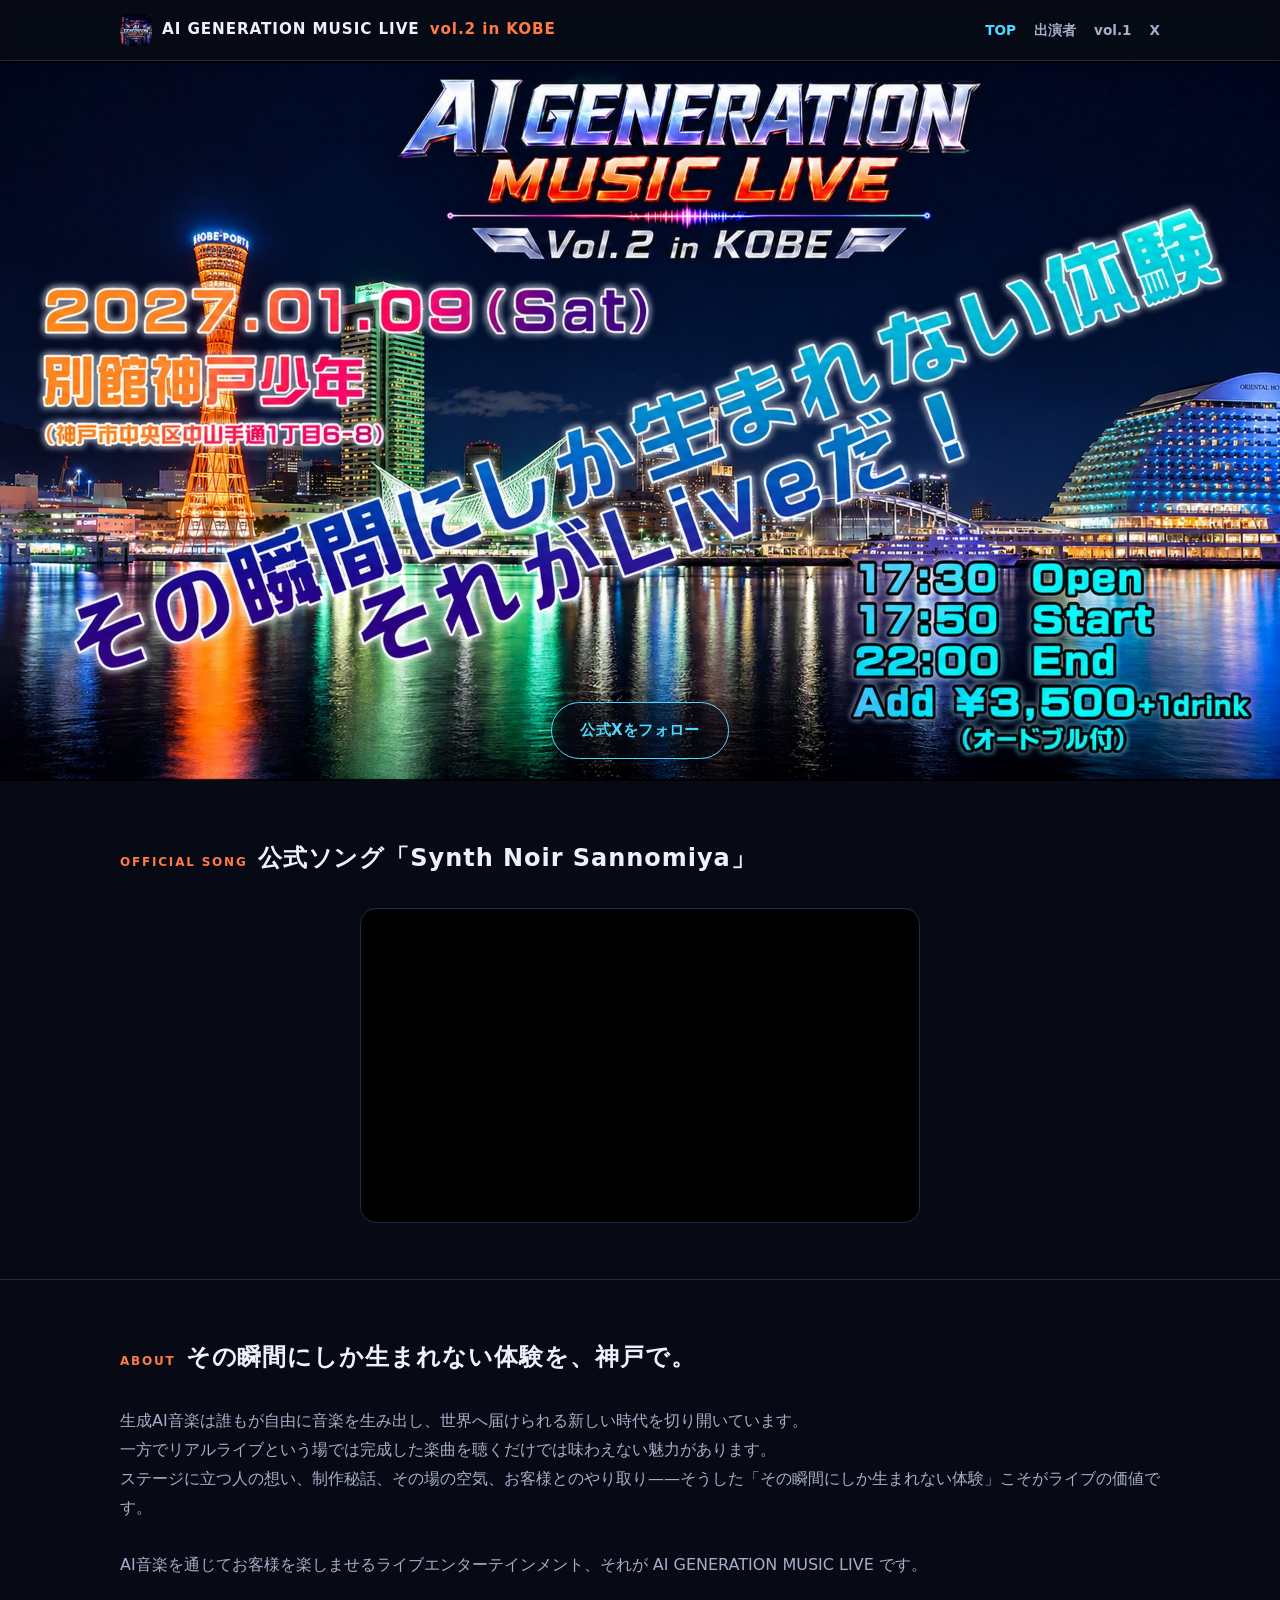
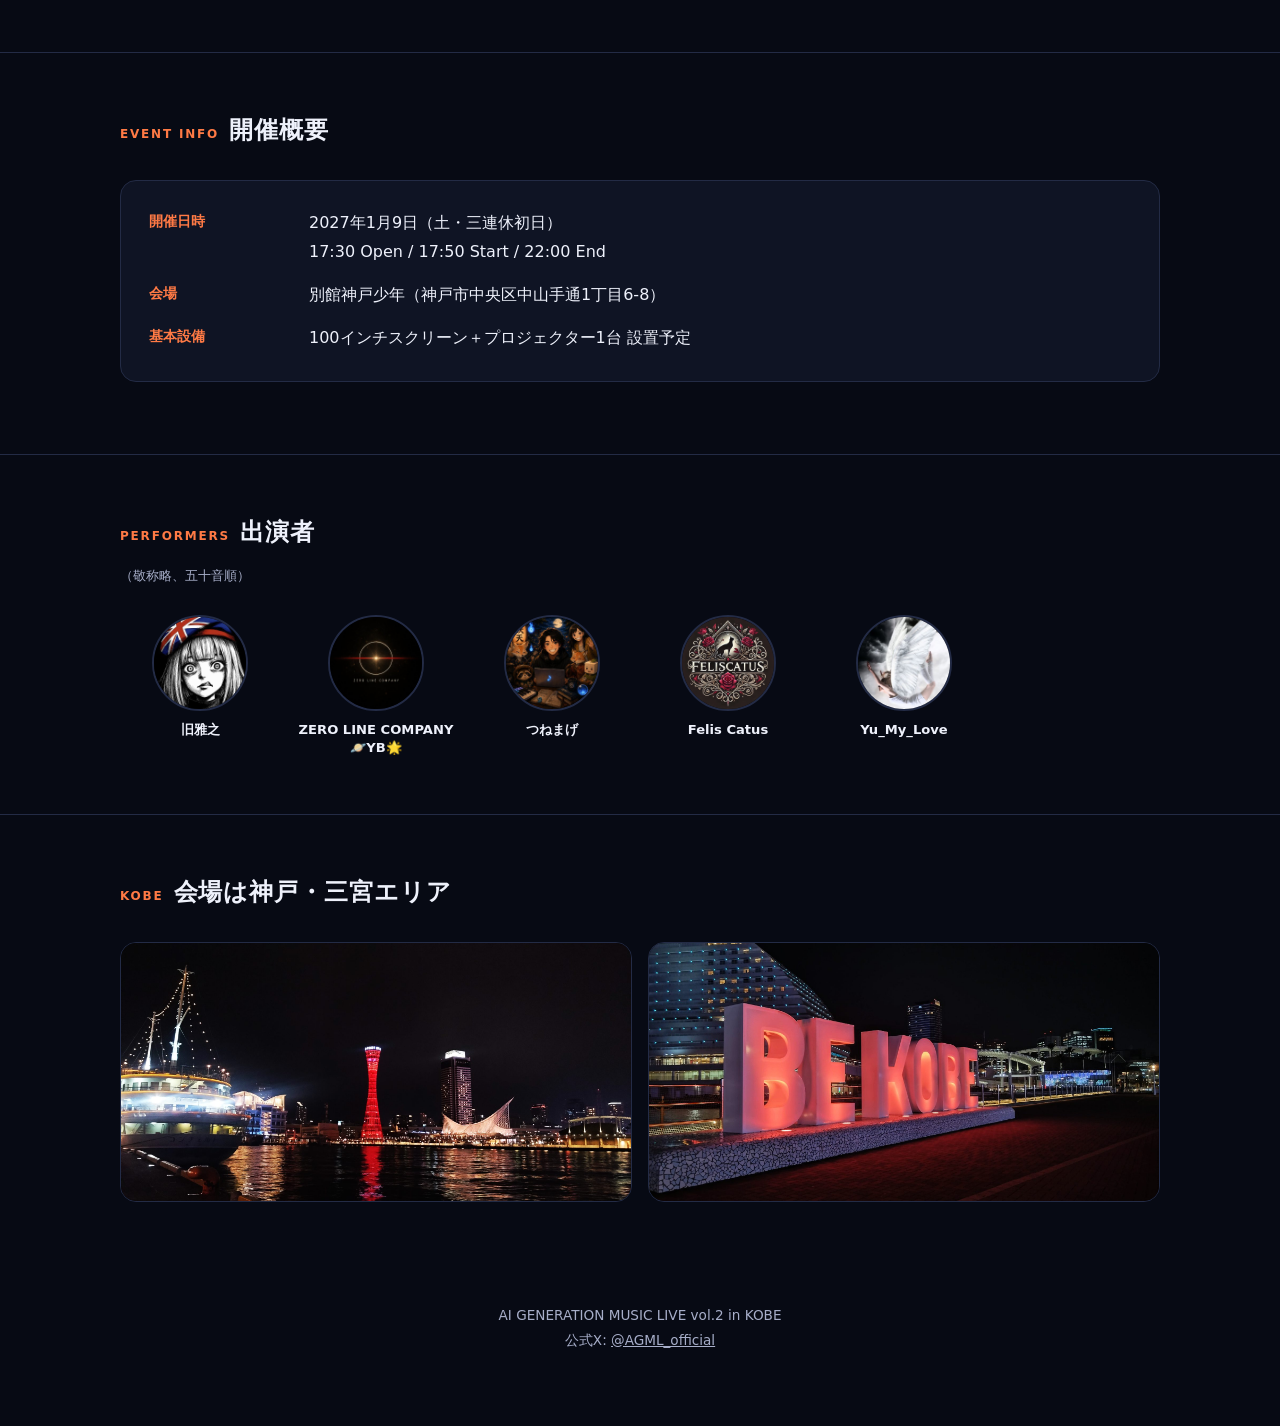
<file: index.html>
<!DOCTYPE html>
<html lang="ja">
<head>
<meta charset="UTF-8">
<meta name="viewport" content="width=device-width, initial-scale=1.0">
<title>AI GENERATION MUSIC LIVE vol.2 in KOBE</title>
<meta name="description" content="AI GENERATION MUSIC LIVE vol.2 in KOBE｜2027.01.09(Sat) 別館神戸少年にて開催。生成AI音楽×ライブエンターテインメント。">
<link rel="stylesheet" href="assets/css/style.css">
<link rel="icon" type="image/png" sizes="32x32" href="assets/img/favicon-32.png">
<link rel="icon" type="image/png" sizes="16x16" href="assets/img/favicon-16.png">
<link rel="apple-touch-icon" href="assets/img/apple-touch-icon.png">
</head>
<body>

<header class="site-header">
  <nav class="nav">
    <a class="brand" href="index.html"><img src="assets/img/logo-nav.png" alt="AI GENERATION MUSIC LIVE logo">AI GENERATION MUSIC LIVE <span>vol.2 in KOBE</span></a>
    <div class="nav-links">
      <a href="index.html" class="active">TOP</a>
      <a href="#performers">出演者</a>
      <a href="https://ai-generation-music-live.coedo-music.jp/" target="_blank" rel="noopener">vol.1</a>
      <a href="https://x.com/AGML_official" target="_blank" rel="noopener">X</a>
    </div>
  </nav>
</header>

<div class="hero">
  <img src="assets/img/hero-poster.jpg" alt="AI GENERATION MUSIC LIVE vol.2 in KOBE 2027.01.09(Sat) 別館神戸少年">
  <div class="hero-cta">
    <a class="btn btn-outline" href="https://x.com/AGML_official" target="_blank" rel="noopener">公式Xをフォロー</a>
  </div>
</div>

<section id="official-song">
  <div class="wrap">
    <h2 class="section-title"><span class="en">OFFICIAL SONG</span>公式ソング「Synth Noir Sannomiya」</h2>
    <div class="video-embed">
      <iframe src="https://www.youtube.com/embed/2ZxC5ot18NE" title="AI GENERATION MUSIC LIVE vol.2 in KOBE 公式ソング" allow="accelerometer; autoplay; clipboard-write; encrypted-media; gyroscope; picture-in-picture; web-share" allowfullscreen></iframe>
    </div>
  </div>
</section>

<section id="about">
  <div class="wrap">
    <h2 class="section-title"><span class="en">ABOUT</span>その瞬間にしか生まれない体験を、神戸で。</h2>
    <p class="lede">生成AI音楽は誰もが自由に音楽を生み出し、世界へ届けられる新しい時代を切り開いています。
一方でリアルライブという場では完成した楽曲を聴くだけでは味わえない魅力があります。
ステージに立つ人の想い、制作秘話、その場の空気、お客様とのやり取り——そうした「その瞬間にしか生まれない体験」こそがライブの価値です。

AI音楽を通じてお客様を楽しませるライブエンターテインメント、それが AI GENERATION MUSIC LIVE です。</p>
  </div>
</section>

<section id="info">
  <div class="wrap">
    <h2 class="section-title"><span class="en">EVENT INFO</span>開催概要</h2>
    <dl class="info-grid">
      <dt>開催日時</dt>
      <dd>2027年1月9日（土・三連休初日）<br>17:30 Open / 17:50 Start / 22:00 End</dd>
      <dt>会場</dt>
      <dd>別館神戸少年（神戸市中央区中山手通1丁目6-8）</dd>
      <dt>基本設備</dt>
      <dd>100インチスクリーン＋プロジェクター1台 設置予定</dd>
    </dl>
  </div>
</section>

<section id="performers">
  <div class="wrap">
    <h2 class="section-title"><span class="en">PERFORMERS</span>出演者</h2>
    <p class="performers-note">（敬称略、五十音順）</p>
    <div class="performers-grid">
      <a class="performer" href="https://x.com/ichijoji_m" target="_blank" rel="noopener">
        <img class="performer-icon" src="assets/img/performers/01_kyumasayuki.jpg" alt="旧雅之">
        <span class="performer-name">旧雅之</span>
      </a>
      <a class="performer" href="https://x.com/YB35769492" target="_blank" rel="noopener">
        <img class="performer-icon" src="assets/img/performers/02_YB.jpg" alt="ZERO LINE COMPANY/🪐YB🌟">
        <span class="performer-name"><span class="nowrap">ZERO LINE COMPANY</span><span class="nowrap">🪐YB🌟</span></span>
      </a>
      <a class="performer" href="https://x.com/tunemage" target="_blank" rel="noopener">
        <img class="performer-icon" src="assets/img/performers/03_tsunemage.jpg" alt="つねまげ">
        <span class="performer-name">つねまげ</span>
      </a>
      <a class="performer" href="https://x.com/felis_catus_89" target="_blank" rel="noopener">
        <img class="performer-icon" src="assets/img/performers/05_felis-catus.jpg" alt="Felis Catus">
        <span class="performer-name">Felis Catus</span>
      </a>
      <a class="performer" href="https://x.com/Yu_My_Love_Ever" target="_blank" rel="noopener">
        <img class="performer-icon" src="assets/img/performers/07_yumylove.jpg" alt="Yu_My_Love">
        <span class="performer-name">Yu_My_Love</span>
      </a>
    </div>
  </div>
</section>

<section id="gallery">
  <div class="wrap">
    <h2 class="section-title"><span class="en">KOBE</span>会場は神戸・三宮エリア</h2>
    <div class="gallery">
      <img src="assets/img/kobe-01.jpg" alt="神戸ポートタワーと港の夜景">
      <img src="assets/img/kobe-02.jpg" alt="神戸 BE KOBE モニュメントの夜景">
    </div>
  </div>
</section>

<footer class="site-footer">
  <div class="wrap">
    <p>AI GENERATION MUSIC LIVE vol.2 in KOBE<br>
    公式X: <a href="https://x.com/AGML_official" target="_blank" rel="noopener">@AGML_official</a></p>
  </div>
</footer>

</body>
</html>
</file>
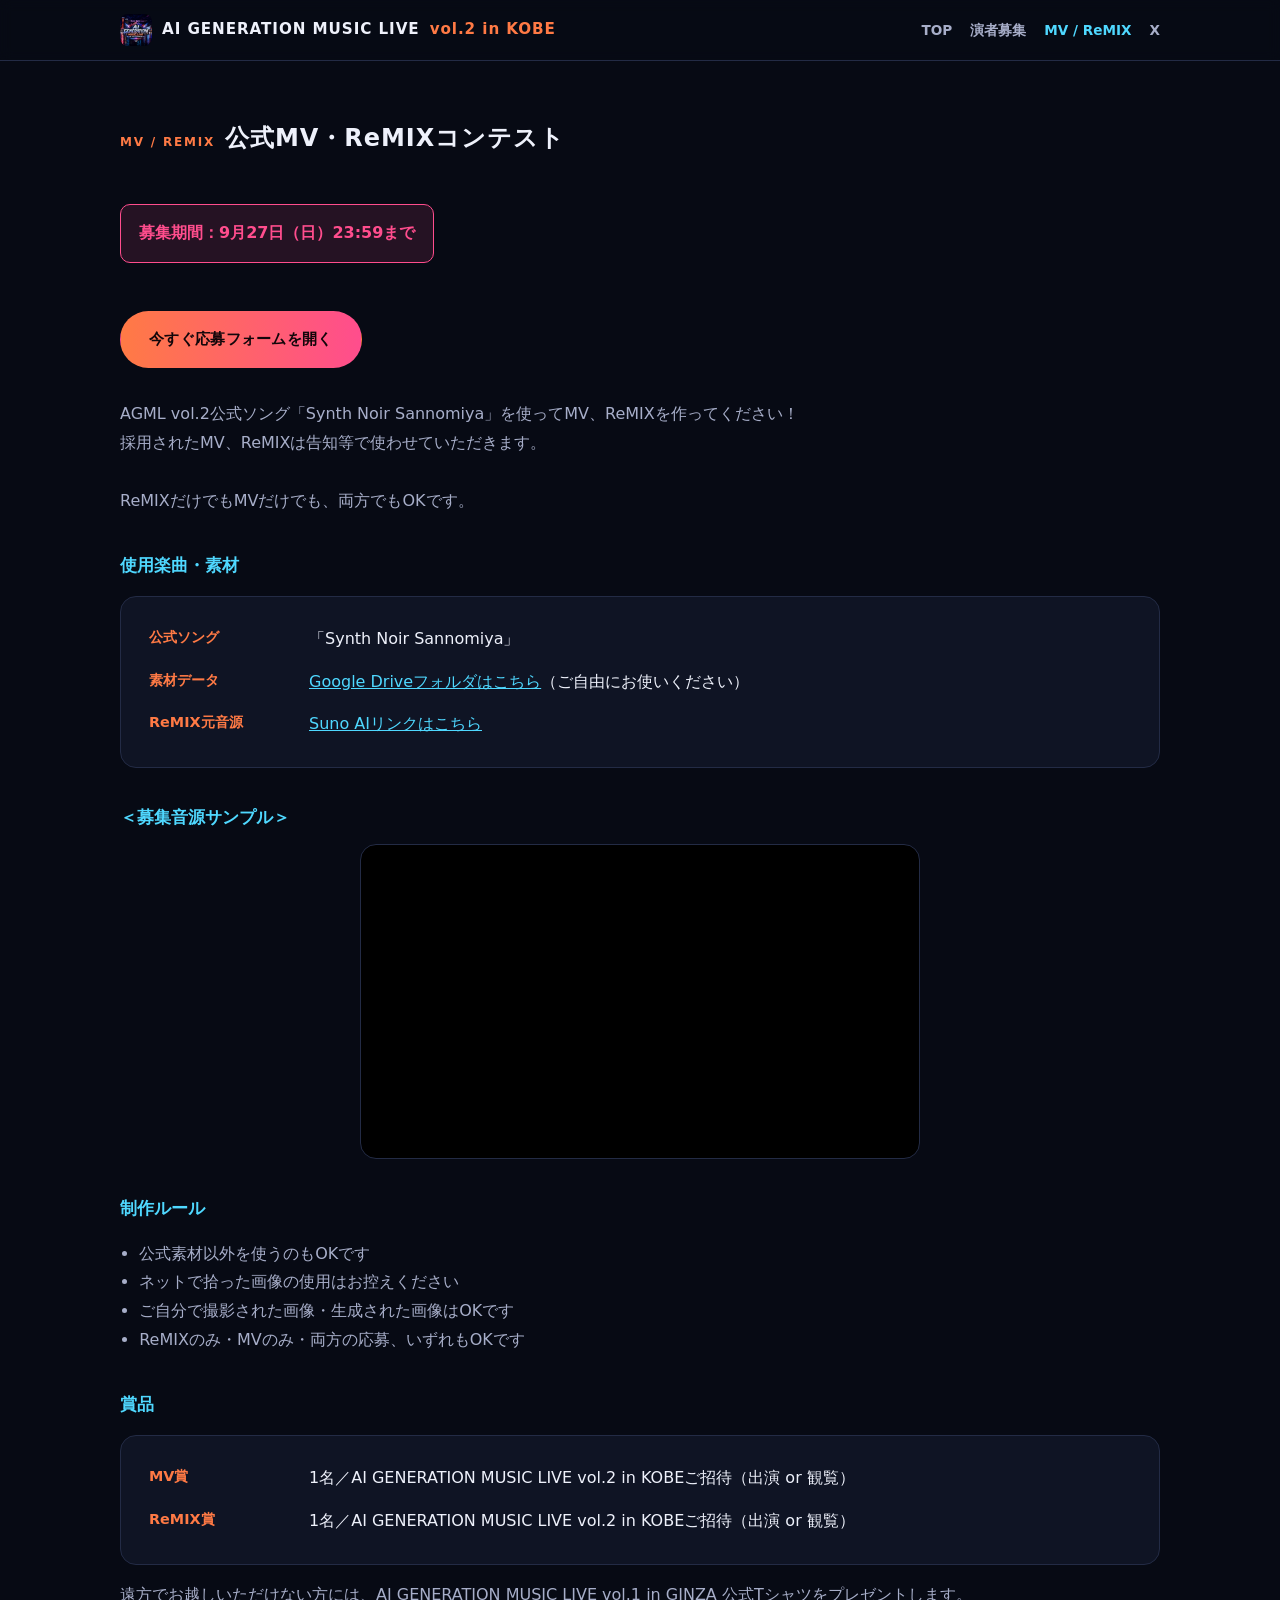
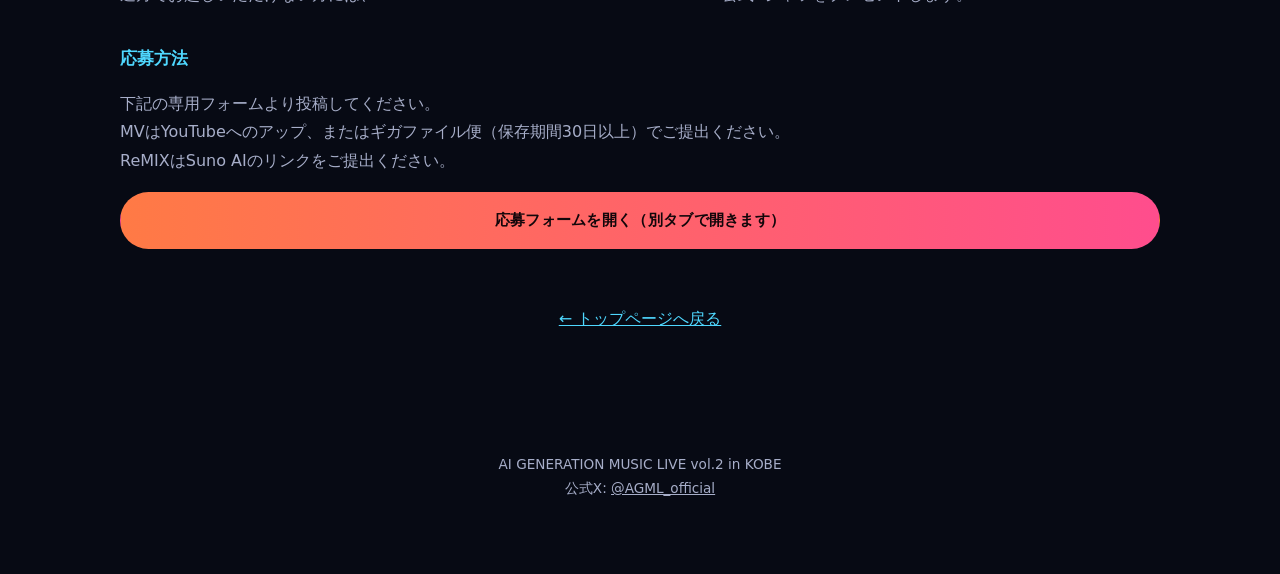
<file: mv.html>
<!DOCTYPE html>
<html lang="ja">
<head>
<meta charset="UTF-8">
<meta name="viewport" content="width=device-width, initial-scale=1.0">
<title>公式MV・ReMIXコンテスト | AI GENERATION MUSIC LIVE vol.2 in KOBE</title>
<meta name="description" content="AI GENERATION MUSIC LIVE vol.2 in KOBE 公式MV・ReMIXコンテスト。公式ソング「Synth Noir Sannomiya」でMV・ReMIXを制作。応募締切9/27(日)23:59。">
<link rel="stylesheet" href="assets/css/style.css">
<link rel="icon" type="image/png" sizes="32x32" href="assets/img/favicon-32.png">
<link rel="icon" type="image/png" sizes="16x16" href="assets/img/favicon-16.png">
<link rel="apple-touch-icon" href="assets/img/apple-touch-icon.png">
</head>
<body>

<header class="site-header">
  <nav class="nav">
    <a class="brand" href="index.html"><img src="assets/img/logo-nav.png" alt="AI GENERATION MUSIC LIVE logo">AI GENERATION MUSIC LIVE <span>vol.2 in KOBE</span></a>
    <div class="nav-links">
      <a href="index.html">TOP</a>
      <a href="recruit.html">演者募集</a>
      <a href="mv.html" class="active">MV / ReMIX</a>
      <a href="https://x.com/AGML_official" target="_blank" rel="noopener">X</a>
    </div>
  </nav>
</header>

<section id="mv-top">
  <div class="wrap">
    <h2 class="section-title"><span class="en">MV / REMIX</span>公式MV・ReMIXコンテスト</h2>

    <div class="badge-deadline">募集期間：9月27日（日）23:59まで</div>

    <p class="cta-shortcut"><a class="btn btn-primary" href="https://forms.gle/KEqT39GfGKoGcfJb9" target="_blank" rel="noopener">今すぐ応募フォームを開く</a></p>

    <div class="prose">
      <p>AGML vol.2公式ソング「Synth Noir Sannomiya」を使ってMV、ReMIXを作ってください！
採用されたMV、ReMIXは告知等で使わせていただきます。

ReMIXだけでもMVだけでも、両方でもOKです。</p>

      <h3>使用楽曲・素材</h3>
      <dl class="info-grid">
        <dt>公式ソング</dt>
        <dd>「Synth Noir Sannomiya」</dd>
        <dt>素材データ</dt>
        <dd><a href="https://drive.google.com/drive/folders/1ZEKAZsrtZWXup7KaDJky0G6zKT26dEnL?usp=drive_link" target="_blank" rel="noopener">Google Driveフォルダはこちら</a>（ご自由にお使いください）</dd>
        <dt>ReMIX元音源</dt>
        <dd><a href="https://suno.com/song/59a0701a-38a8-476a-8fa3-cbe1764c9323?sh=CSv2sEr75y9eeQH9" target="_blank" rel="noopener">Suno AIリンクはこちら</a></dd>
      </dl>

      <h3>＜募集音源サンプル＞</h3>
      <div class="video-embed">
        <iframe src="https://www.youtube.com/embed/2ZxC5ot18NE" title="Synth Noir Sannomiya 募集音源サンプル" allow="accelerometer; autoplay; clipboard-write; encrypted-media; gyroscope; picture-in-picture; web-share" allowfullscreen></iframe>
      </div>

      <h3>制作ルール</h3>
      <ul>
        <li>公式素材以外を使うのもOKです</li>
        <li>ネットで拾った画像の使用はお控えください</li>
        <li>ご自分で撮影された画像・生成された画像はOKです</li>
        <li>ReMIXのみ・MVのみ・両方の応募、いずれもOKです</li>
      </ul>

      <h3>賞品</h3>
      <dl class="info-grid">
        <dt>MV賞</dt>
        <dd>1名／AI GENERATION MUSIC LIVE vol.2 in KOBEご招待（出演 or 観覧）</dd>
        <dt>ReMIX賞</dt>
        <dd>1名／AI GENERATION MUSIC LIVE vol.2 in KOBEご招待（出演 or 観覧）</dd>
      </dl>
      <p>遠方でお越しいただけない方には、AI GENERATION MUSIC LIVE vol.1 in GINZA 公式Tシャツをプレゼントします。</p>

      <h3>応募方法</h3>
      <p>下記の専用フォームより投稿してください。
MVはYouTubeへのアップ、またはギガファイル便（保存期間30日以上）でご提出ください。
ReMIXはSuno AIのリンクをご提出ください。</p>

      <a class="btn btn-primary btn-block" href="https://forms.gle/KEqT39GfGKoGcfJb9" target="_blank" rel="noopener">応募フォームを開く（別タブで開きます）</a>
    </div>

    <p class="back-top"><a href="index.html">← トップページへ戻る</a></p>
  </div>
</section>

<footer class="site-footer">
  <div class="wrap">
    <p>AI GENERATION MUSIC LIVE vol.2 in KOBE<br>
    公式X: <a href="https://x.com/AGML_official" target="_blank" rel="noopener">@AGML_official</a></p>
  </div>
</footer>

</body>
</html>
</file>
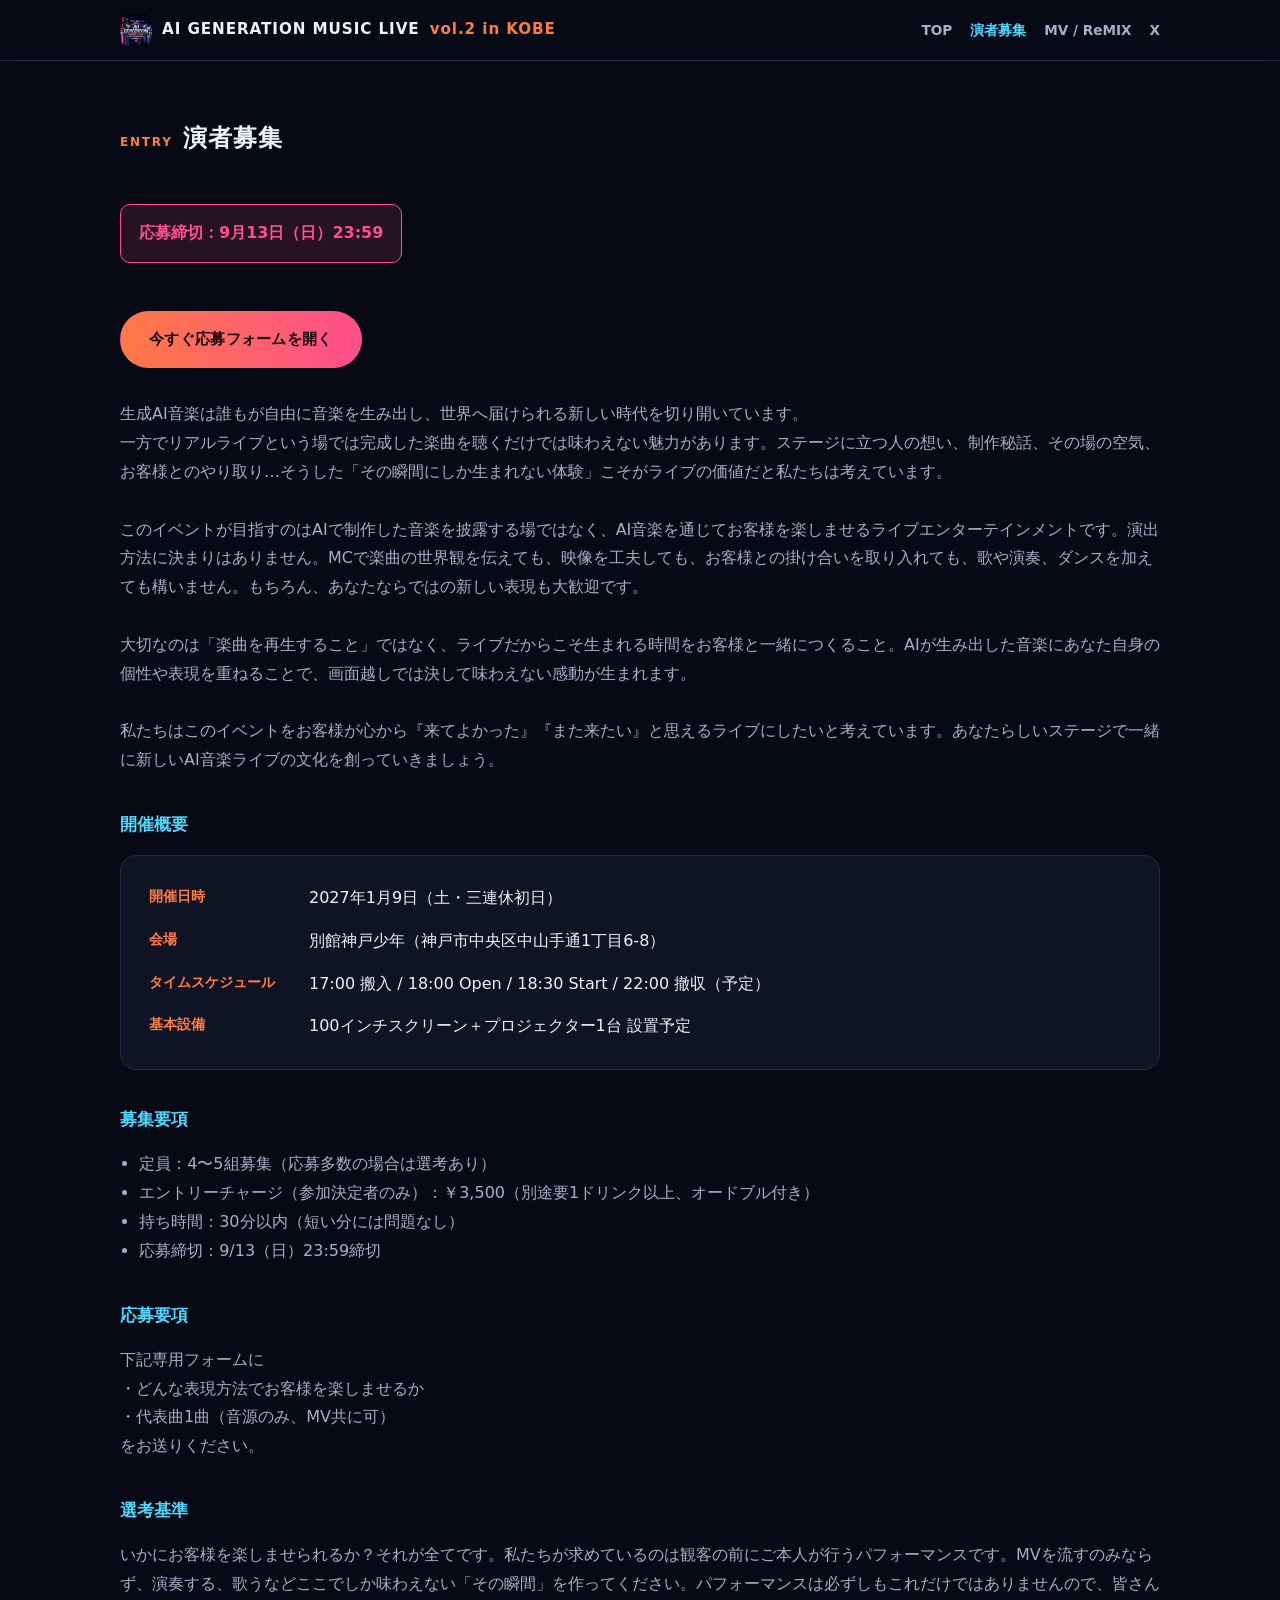
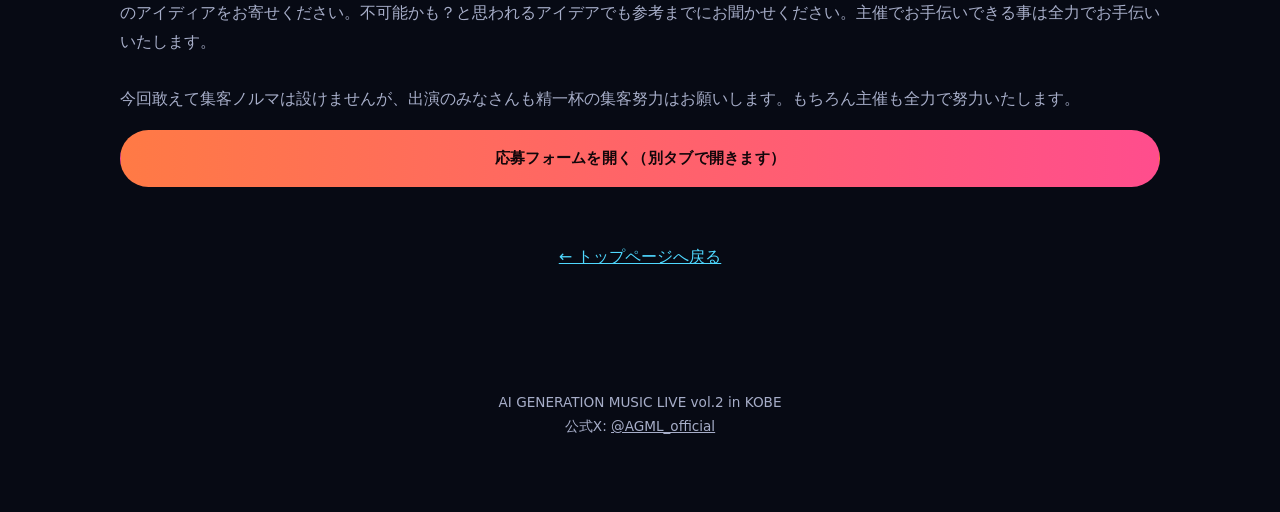
<file: recruit.html>
<!DOCTYPE html>
<html lang="ja">
<head>
<meta charset="UTF-8">
<meta name="viewport" content="width=device-width, initial-scale=1.0">
<title>演者募集 | AI GENERATION MUSIC LIVE vol.2 in KOBE</title>
<meta name="description" content="AI GENERATION MUSIC LIVE vol.2 in KOBE 演者募集。定員4〜5組、応募締切9/13(日)23:59。">
<link rel="stylesheet" href="assets/css/style.css">
<link rel="icon" type="image/png" sizes="32x32" href="assets/img/favicon-32.png">
<link rel="icon" type="image/png" sizes="16x16" href="assets/img/favicon-16.png">
<link rel="apple-touch-icon" href="assets/img/apple-touch-icon.png">
</head>
<body>

<header class="site-header">
  <nav class="nav">
    <a class="brand" href="index.html"><img src="assets/img/logo-nav.png" alt="AI GENERATION MUSIC LIVE logo">AI GENERATION MUSIC LIVE <span>vol.2 in KOBE</span></a>
    <div class="nav-links">
      <a href="index.html">TOP</a>
      <a href="recruit.html" class="active">演者募集</a>
      <a href="mv.html">MV / ReMIX</a>
      <a href="https://x.com/AGML_official" target="_blank" rel="noopener">X</a>
    </div>
  </nav>
</header>

<section id="recruit-top">
  <div class="wrap">
    <h2 class="section-title"><span class="en">ENTRY</span>演者募集</h2>

    <div class="badge-deadline">応募締切：9月13日（日）23:59</div>

    <p class="cta-shortcut"><a class="btn btn-primary" href="https://docs.google.com/forms/d/e/1FAIpQLSek6lC7GLFmyyR9STMt6wK9y3RySlP9s6gcceRAl389l1EftA/viewform" target="_blank" rel="noopener">今すぐ応募フォームを開く</a></p>

    <div class="prose">
      <p>生成AI音楽は誰もが自由に音楽を生み出し、世界へ届けられる新しい時代を切り開いています。
一方でリアルライブという場では完成した楽曲を聴くだけでは味わえない魅力があります。ステージに立つ人の想い、制作秘話、その場の空気、お客様とのやり取り…そうした「その瞬間にしか生まれない体験」こそがライブの価値だと私たちは考えています。

このイベントが目指すのはAIで制作した音楽を披露する場ではなく、AI音楽を通じてお客様を楽しませるライブエンターテインメントです。演出方法に決まりはありません。MCで楽曲の世界観を伝えても、映像を工夫しても、お客様との掛け合いを取り入れても、歌や演奏、ダンスを加えても構いません。もちろん、あなたならではの新しい表現も大歓迎です。

大切なのは「楽曲を再生すること」ではなく、ライブだからこそ生まれる時間をお客様と一緒につくること。AIが生み出した音楽にあなた自身の個性や表現を重ねることで、画面越しでは決して味わえない感動が生まれます。

私たちはこのイベントをお客様が心から『来てよかった』『また来たい』と思えるライブにしたいと考えています。あなたらしいステージで一緒に新しいAI音楽ライブの文化を創っていきましょう。</p>

      <h3>開催概要</h3>
      <dl class="info-grid">
        <dt>開催日時</dt>
        <dd>2027年1月9日（土・三連休初日）</dd>
        <dt>会場</dt>
        <dd>別館神戸少年（神戸市中央区中山手通1丁目6-8）</dd>
        <dt>タイムスケジュール</dt>
        <dd>17:00 搬入 / 18:00 Open / 18:30 Start / 22:00 撤収（予定）</dd>
        <dt>基本設備</dt>
        <dd>100インチスクリーン＋プロジェクター1台 設置予定</dd>
      </dl>

      <h3>募集要項</h3>
      <ul>
        <li>定員：4〜5組募集（応募多数の場合は選考あり）</li>
        <li>エントリーチャージ（参加決定者のみ）：￥3,500（別途要1ドリンク以上、オードブル付き）</li>
        <li>持ち時間：30分以内（短い分には問題なし）</li>
        <li>応募締切：9/13（日）23:59締切</li>
      </ul>

      <h3>応募要項</h3>
      <p>下記専用フォームに
・どんな表現方法でお客様を楽しませるか
・代表曲1曲（音源のみ、MV共に可）
をお送りください。</p>

      <h3>選考基準</h3>
      <p>いかにお客様を楽しませられるか？それが全てです。私たちが求めているのは観客の前にご本人が行うパフォーマンスです。MVを流すのみならず、演奏する、歌うなどここでしか味わえない「その瞬間」を作ってください。パフォーマンスは必ずしもこれだけではありませんので、皆さんのアイディアをお寄せください。不可能かも？と思われるアイデアでも参考までにお聞かせください。主催でお手伝いできる事は全力でお手伝いいたします。

今回敢えて集客ノルマは設けませんが、出演のみなさんも精一杯の集客努力はお願いします。もちろん主催も全力で努力いたします。</p>

      <a class="btn btn-primary btn-block" href="https://docs.google.com/forms/d/e/1FAIpQLSek6lC7GLFmyyR9STMt6wK9y3RySlP9s6gcceRAl389l1EftA/viewform" target="_blank" rel="noopener">応募フォームを開く（別タブで開きます）</a>
    </div>

    <p class="back-top"><a href="index.html">← トップページへ戻る</a></p>
  </div>
</section>

<footer class="site-footer">
  <div class="wrap">
    <p>AI GENERATION MUSIC LIVE vol.2 in KOBE<br>
    公式X: <a href="https://x.com/AGML_official" target="_blank" rel="noopener">@AGML_official</a></p>
  </div>
</footer>

</body>
</html>
</file>
<file: assets/css/style.css>
/* AI GENERATION MUSIC LIVE vol.2 in KOBE -------------------------------- */
:root {
  --bg: #070a14;
  --bg-panel: #0f1424;
  --bg-panel-2: #131a2e;
  --border: #232b45;
  --text: #eef1fb;
  --text-dim: #a7aec9;
  --orange: #ff7a45;
  --cyan: #4fd8ff;
  --magenta: #ff4d8d;
  --max-w: 1080px;
}

* { box-sizing: border-box; }

html { scroll-behavior: smooth; }

body {
  margin: 0;
  background: var(--bg);
  color: var(--text);
  font-family: "Hiragino Kaku Gothic ProN", "Hiragino Sans", "Yu Gothic",
    "Noto Sans JP", system-ui, -apple-system, sans-serif;
  line-height: 1.8;
  -webkit-font-smoothing: antialiased;
}

img { max-width: 100%; display: block; }

a { color: var(--cyan); }

.wrap {
  max-width: var(--max-w);
  margin: 0 auto;
  padding: 0 20px;
}

/* Nav ------------------------------------------------------------------ */
.site-header {
  position: sticky;
  top: 0;
  z-index: 20;
  background: rgba(7, 10, 20, 0.9);
  backdrop-filter: blur(6px);
  border-bottom: 1px solid var(--border);
}

.nav {
  display: flex;
  align-items: center;
  justify-content: space-between;
  padding: 14px 20px;
  max-width: var(--max-w);
  margin: 0 auto;
}

.nav .brand {
  display: flex;
  align-items: center;
  gap: 10px;
  font-weight: 800;
  letter-spacing: 0.06em;
  font-size: 0.95rem;
  color: var(--text);
  text-decoration: none;
  white-space: nowrap;
}

.nav .brand img {
  width: 32px;
  height: 32px;
  border-radius: 8px;
  object-fit: cover;
}

.nav .brand span { color: var(--orange); }

.nav-links {
  display: flex;
  gap: 18px;
  flex-wrap: wrap;
  font-size: 0.85rem;
}

.nav-links a {
  color: var(--text-dim);
  text-decoration: none;
  font-weight: 600;
}

.nav-links a:hover,
.nav-links a.active { color: var(--cyan); }

/* Hero ------------------------------------------------------------------ */
.hero {
  position: relative;
  width: 100%;
  aspect-ratio: 16 / 9;
  overflow: hidden;
  background: #000;
}

.hero img {
  width: 100%;
  height: 100%;
  object-fit: cover;
}

.hero-cta {
  position: absolute;
  left: 0;
  right: 0;
  bottom: 22px;
  display: flex;
  justify-content: center;
  gap: 12px;
  flex-wrap: wrap;
  padding: 0 16px;
}

/* Buttons ---------------------------------------------------------------- */
.btn {
  display: inline-block;
  padding: 14px 28px;
  border-radius: 999px;
  font-weight: 700;
  text-decoration: none;
  font-size: 0.95rem;
  letter-spacing: 0.02em;
  transition: transform 0.15s ease, opacity 0.15s ease;
  border: 1px solid transparent;
}

.btn:hover { transform: translateY(-2px); }

.btn-primary {
  background: linear-gradient(90deg, var(--orange), var(--magenta));
  color: #12060a;
}

.btn-outline {
  background: rgba(7, 10, 20, 0.55);
  border-color: var(--cyan);
  color: var(--cyan);
}

.btn-block { display: block; text-align: center; width: 100%; }

/* Sections ---------------------------------------------------------------- */
section { padding: 56px 0; border-bottom: 1px solid var(--border); }
section:last-of-type { border-bottom: none; }

.section-title {
  font-size: 1.5rem;
  font-weight: 800;
  letter-spacing: 0.04em;
  margin: 0 0 28px;
  display: flex;
  align-items: baseline;
  gap: 10px;
}

.section-title .en {
  font-size: 0.75rem;
  color: var(--orange);
  letter-spacing: 0.15em;
  font-weight: 700;
}

.lede {
  color: var(--text-dim);
  font-size: 1rem;
  white-space: pre-line;
}

.logo-mark {
  display: block;
  width: 160px;
  height: 160px;
  border-radius: 20px;
  object-fit: cover;
  margin: 0 0 24px;
  border: 1px solid var(--border);
}

/* Info table --------------------------------------------------------------- */
.info-grid {
  display: grid;
  grid-template-columns: 140px 1fr;
  gap: 14px 20px;
  background: var(--bg-panel);
  border: 1px solid var(--border);
  border-radius: 16px;
  padding: 28px;
}

.info-grid dt {
  color: var(--orange);
  font-weight: 700;
  font-size: 0.9rem;
}

.info-grid dd {
  margin: 0;
  color: var(--text);
}

@media (max-width: 520px) {
  .info-grid { grid-template-columns: 1fr; }
  .info-grid dt { padding-top: 10px; border-top: 1px solid var(--border); }
  .info-grid dt:first-child { border-top: none; padding-top: 0; }
}

/* Performers -------------------------------------------------------------- */
.performers-note {
  color: var(--text-dim);
  font-size: 0.8rem;
  margin: -18px 0 28px;
}

.performers-grid {
  display: grid;
  grid-template-columns: repeat(auto-fill, minmax(140px, 1fr));
  gap: 24px 16px;
  text-align: center;
}

.performer {
  display: block;
  text-decoration: none;
  color: var(--text);
}

.performer-icon {
  width: 96px;
  height: 96px;
  border-radius: 50%;
  object-fit: cover;
  margin: 0 auto 10px;
  border: 2px solid var(--border);
  transition: border-color 0.15s ease, transform 0.15s ease;
}

.performer:hover .performer-icon {
  border-color: var(--cyan);
  transform: translateY(-2px);
}

.performer-name {
  display: block;
  font-size: 0.82rem;
  font-weight: 600;
  line-height: 1.4;
}

.performer-name .nowrap {
  display: block;
  white-space: nowrap;
}

/* Cards / links section ------------------------------------------------- */
.card-grid {
  display: grid;
  grid-template-columns: repeat(auto-fit, minmax(240px, 1fr));
  gap: 20px;
}

.card {
  background: var(--bg-panel);
  border: 1px solid var(--border);
  border-radius: 16px;
  padding: 26px;
  text-decoration: none;
  color: var(--text);
  display: block;
}

.card:hover { border-color: var(--cyan); }

.card .tag {
  display: inline-block;
  font-size: 0.7rem;
  font-weight: 700;
  letter-spacing: 0.08em;
  color: var(--magenta);
  border: 1px solid var(--magenta);
  border-radius: 999px;
  padding: 3px 10px;
  margin-bottom: 12px;
}

.card h3 { margin: 0 0 10px; font-size: 1.1rem; }
.card p { margin: 0; color: var(--text-dim); font-size: 0.9rem; }

/* Gallery ---------------------------------------------------------------- */
.gallery {
  display: grid;
  grid-template-columns: 1fr 1fr;
  gap: 16px;
}

.gallery img {
  border-radius: 16px;
  width: 100%;
  height: 260px;
  object-fit: cover;
  border: 1px solid var(--border);
}

@media (max-width: 600px) {
  .gallery { grid-template-columns: 1fr; }
}

/* Video embed --------------------------------------------------------------- */
.video-embed {
  position: relative;
  width: 100%;
  max-width: 560px;
  aspect-ratio: 16 / 9;
  margin: 0 auto;
  overflow: hidden;
  border-radius: 16px;
  border: 1px solid var(--border);
  background: #000;
}

.video-embed iframe {
  position: absolute;
  inset: 0;
  width: 100%;
  height: 100%;
  border: 0;
}

/* Placeholder box ---------------------------------------------------------- */
.placeholder-box {
  border: 1px dashed var(--border);
  border-radius: 16px;
  padding: 40px 24px;
  text-align: center;
  color: var(--text-dim);
  background: var(--bg-panel);
}

/* Content blocks (recruit page) ------------------------------------------- */
.prose h3 {
  color: var(--cyan);
  font-size: 1.05rem;
  margin: 34px 0 12px;
}

.prose p { color: var(--text-dim); white-space: pre-line; }

.prose ul { color: var(--text-dim); padding-left: 1.2em; }

.badge-deadline {
  display: inline-block;
  background: rgba(255, 77, 141, 0.12);
  border: 1px solid var(--magenta);
  color: var(--magenta);
  font-weight: 700;
  border-radius: 10px;
  padding: 14px 18px;
  margin: 16px 0 28px;
}

/* Footer ------------------------------------------------------------------ */
.site-footer {
  padding: 32px 0 60px;
  text-align: center;
  color: var(--text-dim);
  font-size: 0.85rem;
}

.site-footer a { color: var(--text-dim); text-decoration: underline; }

.back-top {
  display: block;
  text-align: center;
  padding: 40px 0 0;
}

/* CTA shortcut near the top of long pages --------------------------------- */
.cta-shortcut {
  margin: 20px 0 32px;
}

/* Mobile fixes -------------------------------------------------------------- */
@media (max-width: 640px) {
  .nav {
    flex-direction: column;
    align-items: flex-start;
    gap: 10px;
    padding: 12px 16px;
  }

  .nav .brand { font-size: 0.85rem; }

  .nav-links {
    width: 100%;
    gap: 8px 16px;
    font-size: 0.8rem;
  }

  .section-title {
    flex-direction: column;
    align-items: flex-start;
    gap: 4px;
  }

  .hero-cta {
    bottom: 12px;
    gap: 8px;
  }

  .hero-cta .btn {
    padding: 10px 18px;
    font-size: 0.8rem;
  }
}
</file>
